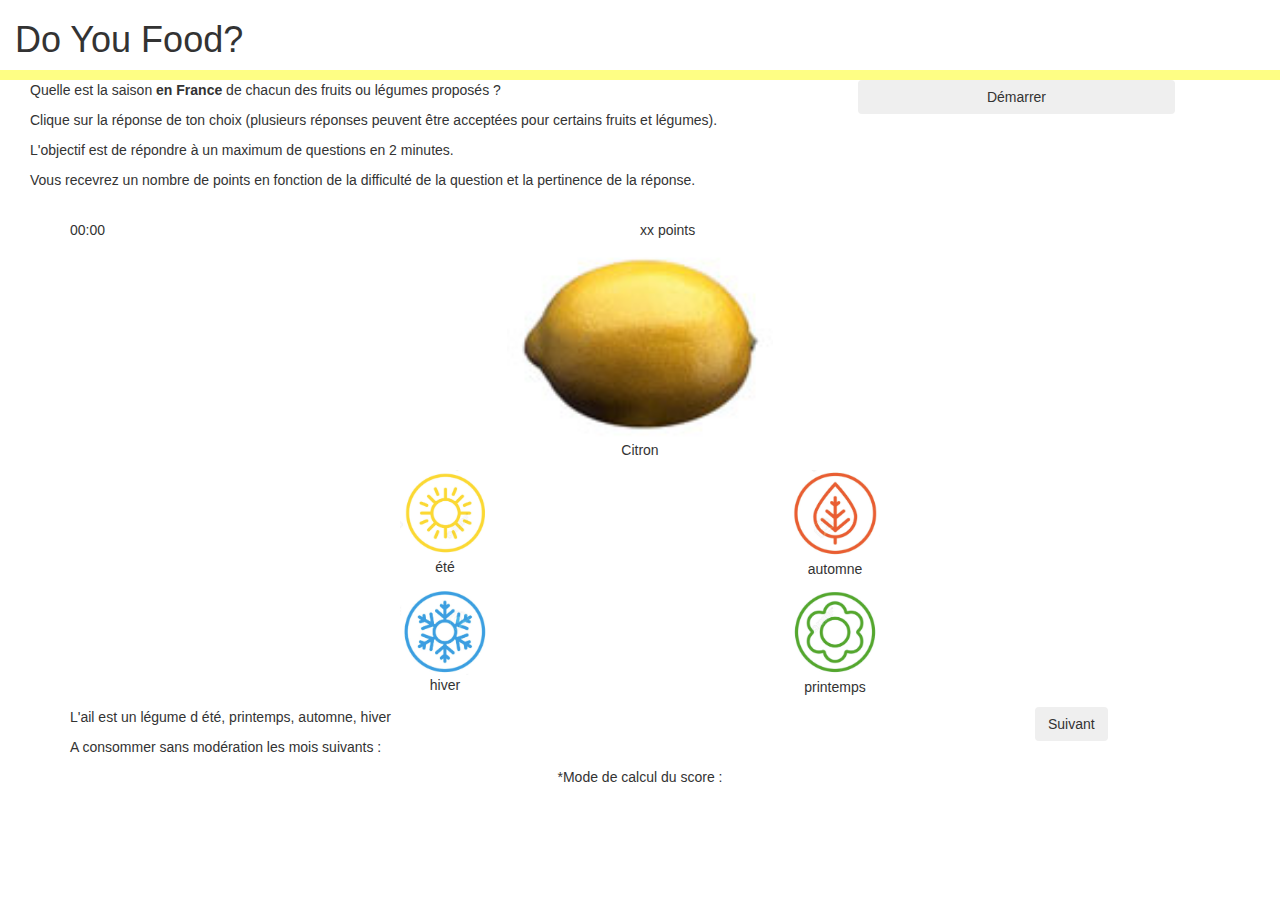
<file: images/Food Education Game - Do U Food_.htm>
<!DOCTYPE html>
<!-- saved from url=(0063)file:///Users/benedictemeignan/code/projects/doUFood/index.html -->
<html lang="en"><head><meta http-equiv="Content-Type" content="text/html; charset=UTF-8">
  
  <title>Food Education Game - Do U Food?</title>
  <link rel="stylesheet" href="./Food Education Game - Do U Food__files/style.css">
  <link rel="stylesheet" href="./Food Education Game - Do U Food__files/font-awesome.min.css">
  <link rel="stylesheet" href="./Food Education Game - Do U Food__files/bootstrap.min.css" integrity="sha512-dTfge/zgoMYpP7QbHy4gWMEGsbsdZeCXz7irItjcC3sPUFtf0kuFbDz/ixG7ArTxmDjLXDmezHubeNikyKGVyQ==" crossorigin="anonymous">
  <link rel="stylesheet" href="./Food Education Game - Do U Food__files/css" type="text/css">
</head>

<body>

  <header class="row container-fluid">
      <h1 class="game-title">Do You Food?</h1>
      <div class="instructions">
        <div class="col-sm-8 game-description">
          <p>Quelle est la saison <b>en France</b> de chacun des fruits ou légumes proposés ?</p>
          <p>Clique sur la réponse de ton choix (plusieurs réponses peuvent être acceptées pour certains fruits et légumes).</p>
          <p>L'objectif est de répondre à un maximum de questions en 2 minutes.</p>
          <p>Vous recevrez un nombre de points en fonction de la difficulté de la question et la pertinence de la réponse.</p>
        </div>
        <button class="btn col-sm-3 start-button">Démarrer</button>
      </div>
  </header>

  <div class="container">
    <div class="row gameDetails">
      <div class="timer col-xs-6">00:00</div>
      <div id="score col-xs-6">xx points</div>
    </div>

    <div class="row foodGameContent">
      <div class="col-sm-12">
        <img id="vegetableImage" src="./Food Education Game - Do U Food__files/citron.jpg" alt="Citron">
        <p id="vegetableName">Citron</p>
      </div>
    </div>

    <div class="row seasons">
      <div class="seasonsOptions col-md-offset-2 col-md-4 col-xs-6" val="summer">
        <img src="./Food Education Game - Do U Food__files/ete.png" alt="été">
        <p class="seasonName">été</p>
      </div>
      <div class="seasonsOptions col-xs-6 col-md-4" val="automn">
        <img src="./Food Education Game - Do U Food__files/automne.png" alt="automne">
        <p class="seasonName">automne</p>
      </div>
      <div class="seasonsOptions col-md-offset-2 col-md-4 col-xs-6" val="winter">
        <img src="./Food Education Game - Do U Food__files/hiver.png" alt="hiver">
        <p class="seasonName">hiver</p>
      </div>
      <div class="seasonsOptions col-xs-6 col-md-4" val="spring">
        <img src="./Food Education Game - Do U Food__files/printemps.png" alt="printemps">
        <p class="seasonName">printemps</p>
      </div>
    </div>

    <div class="row answer">

      <div class=" answer col-xs-9">
        <p>L'ail est un légume d été, printemps, automne, hiver</p>
        <p>A consommer sans modération les mois suivants :</p>
        <div class="month-title january"></div>
      </div>

      <div class="nextButton col-xs-3">
        <button class="btn next-button">Suivant</button>
        <div class="col-xs-4"></div>
      </div>

    </div>

  </div>

  <footer class="row">
    <p>*Mode de calcul du score :</p>
  </footer>



<script src="./Food Education Game - Do U Food__files/jquery-3.2.1.min.js" integrity="sha256-hwg4gsxgFZhOsEEamdOYGBf13FyQuiTwlAQgxVSNgt4=" crossorigin="anonymous"></script>
<script src="./Food Education Game - Do U Food__files/lodash.js"></script>
<script src="./Food Education Game - Do U Food__files/foodLibrary.js"></script>
<script src="./Food Education Game - Do U Food__files/SeasonGame.js"></script>
<script src="./Food Education Game - Do U Food__files/index.js"></script>


</body></html>
</file>
<file: images/Food Education Game - Do U Food__files/style.css>
body {
  font-family: 'Oxygen', sans-serif;
  font-size: 16px ;
  color: #606060;
}

header {
  margin: 0 20px 20px 20px;
  margin-right: 20px;
  margin-bottom: 20px;
  padding-:20px;
  background-image: src="images/allVegies.jpg";
}

.btn{
  margin-bottom: 15px;
}

.game-title{
  padding-left: 15px;
}

.start-button{
  margin-bottom: 20px;
}

.instructions {
  padding-top: 10px;
  padding-left: 15px;
  background-color: #FEFE84;
}

.game-details{
  padding: 10px 20px 10px 20px;
}

.score {
  text-align: right;
}

.seasons img{
  width: 90px;
}

#vegetableImage{
  height: 200px;
}

.seasonsOptions, .foodGameContent{
  text-align: center;
}

footer{
  text-align: center;
}
</file>
